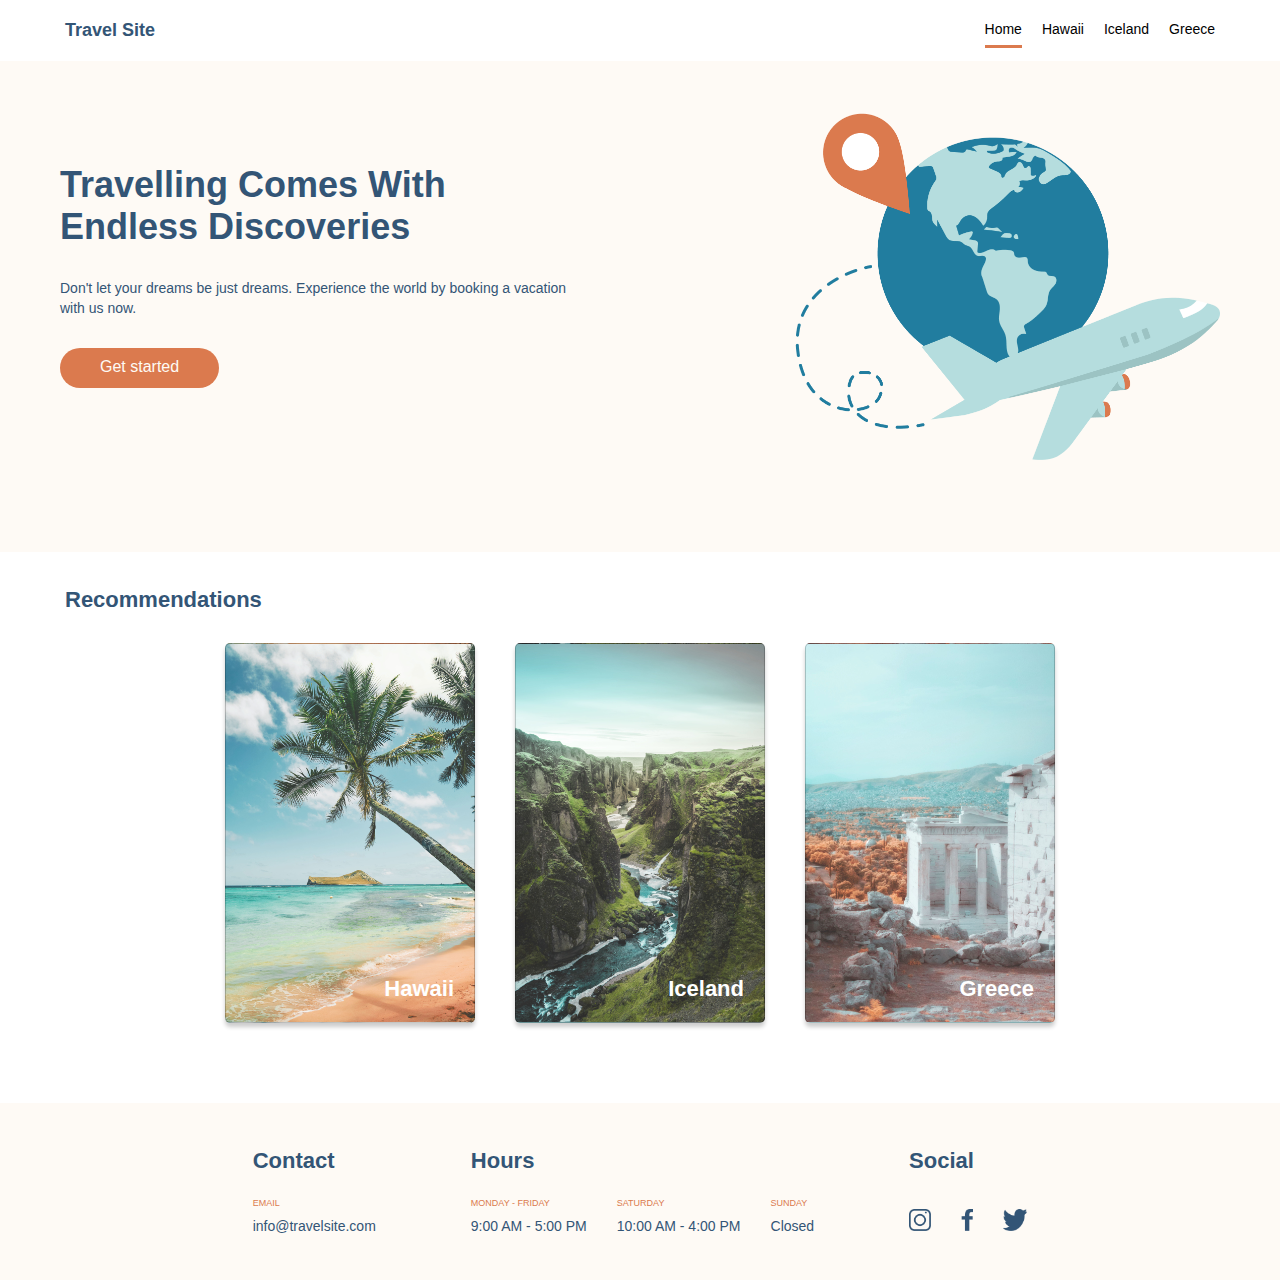
<file: index.html>
<!DOCTYPE html>
<html lang="en">
  <head>
    <link href="./css/global.css" rel="stylesheet" />
    <link href="./css/main.css" rel="stylesheet" />
    <meta charset="UTF-8" />
    <meta content="initial-scale=1.0, width=device-width" name="viewport" />
    <title>Home - Travel Site</title>
  </head>
  <body>
    <!-- Header -->
    <header class="header">
      <!-- Container -->
      <div class="container">
        <!-- Header > Nav -->
        <nav class="header__nav">
          <h1>
            <a class="header__logo" href="index.html">Travel Site</a>
          </h1>
          <ul class="header__nav-list">
            <li>
              <a
                class="header__nav-link header__nav-link--active"
                href="index.html"
                >Home</a
              >
            </li>
            <li>
              <a class="header__nav-link" href="pages/hawaii.html">Hawaii</a>
            </li>
            <li>
              <a class="header__nav-link" href="pages/iceland.html">Iceland</a>
            </li>
            <li>
              <a class="header__nav-link" href="pages/greece.html">Greece</a>
            </li>
          </ul>
        </nav>
      </div>
    </header>

    <!-- Main -->
    <main class="main">
      <!-- Main > Hero -->
      <section class="hero">
        <!-- Container -->
        <div class="container hero__container">
          <div class="hero__content">
            <h2 class="hero__heading">
              Travelling Comes With Endless Discoveries
            </h2>
            <p class="hero__text">
              Don't let your dreams be just dreams. Experience the world by
              booking a vacation with us now.
            </p>
            <a class="hero__button" href="pages/get-started.html">
              Get started</a
            >
          </div>
        </div>
      </section>

      <!-- Main > Recommendations -->
      <section class="recommendations">
        <div class="container">
          <h2 class="recommendations__heading">Recommendations</h2>
          <ul class="recommendations__cards">
            <li>
              <a
                class="recommendations__card recommendations__card--hawaii"
                href="pages/hawaii.html"
                >Hawaii</a
              >
            </li>
            <li>
              <a
                class="recommendations__card recommendations__card--iceland"
                href="pages/iceland.html"
                >Iceland</a
              >
            </li>
            <li>
              <a
                class="recommendations__card recommendations__card--greece"
                href="pages/greece.html"
                >Greece</a
              >
            </li>
          </ul>
        </div>
      </section>
    </main>

    <!-- Footer -->
    <footer class="footer">
      <div class="container">
        <div class="footer__row">
          <!-- Footer > Contact -->
          <div class="footer__column">
            <h2 class="footer__heading">Contact</h2>
            <h3 class="footer__subheading">Email</h3>
            <a class="footer__text" href="mailto:info@travelsite.com"
              >info@travelsite.com</a
            >
          </div>
          <!-- Footer > Hours -->
          <div class="footer__column">
            <h2 class="footer__heading">Hours</h2>
            <div class="footer__text-row">
              <div>
                <h3 class="footer__subheading">Monday - Friday</h3>
                <p class="footer__text">9:00 AM - 5:00 PM</p>
              </div>
              <div>
                <h3 class="footer__subheading">Saturday</h3>
                <p class="footer__text">10:00 AM - 4:00 PM</p>
              </div>
              <div>
                <h3 class="footer__subheading">Sunday</h3>
                <p class="footer__text">Closed</p>
              </div>
            </div>
          </div>
          <!-- Footer > Social -->
          <div class="footer__column footer__column--social">
            <h2 class="footer__heading">Social</h2>
            <ul class="footer__icons">
              <li>
                <a href="https://www.instagram.com" target="_blank"
                  ><img
                    alt="Instagram icon"
                    class="footer__icon"
                    src="./assets/icons/icon-instagram.png"
                /></a>
              </li>
              <li>
                <a href="https://www.facebook.com" target="_blank"
                  ><img
                    alt="Facebook icon"
                    class="footer__icon"
                    src="./assets/icons/icon-facebook.png"
                /></a>
              </li>
              <li>
                <a href="https://www.twitter.com" target="_blank"
                  ><img
                    alt="Twitter icon"
                    class="footer__icon"
                    src="./assets/icons/icon-twitter.png"
                /></a>
              </li>
            </ul>
          </div>
        </div>
      </div>
    </footer>
  </body>
</html>
</file>
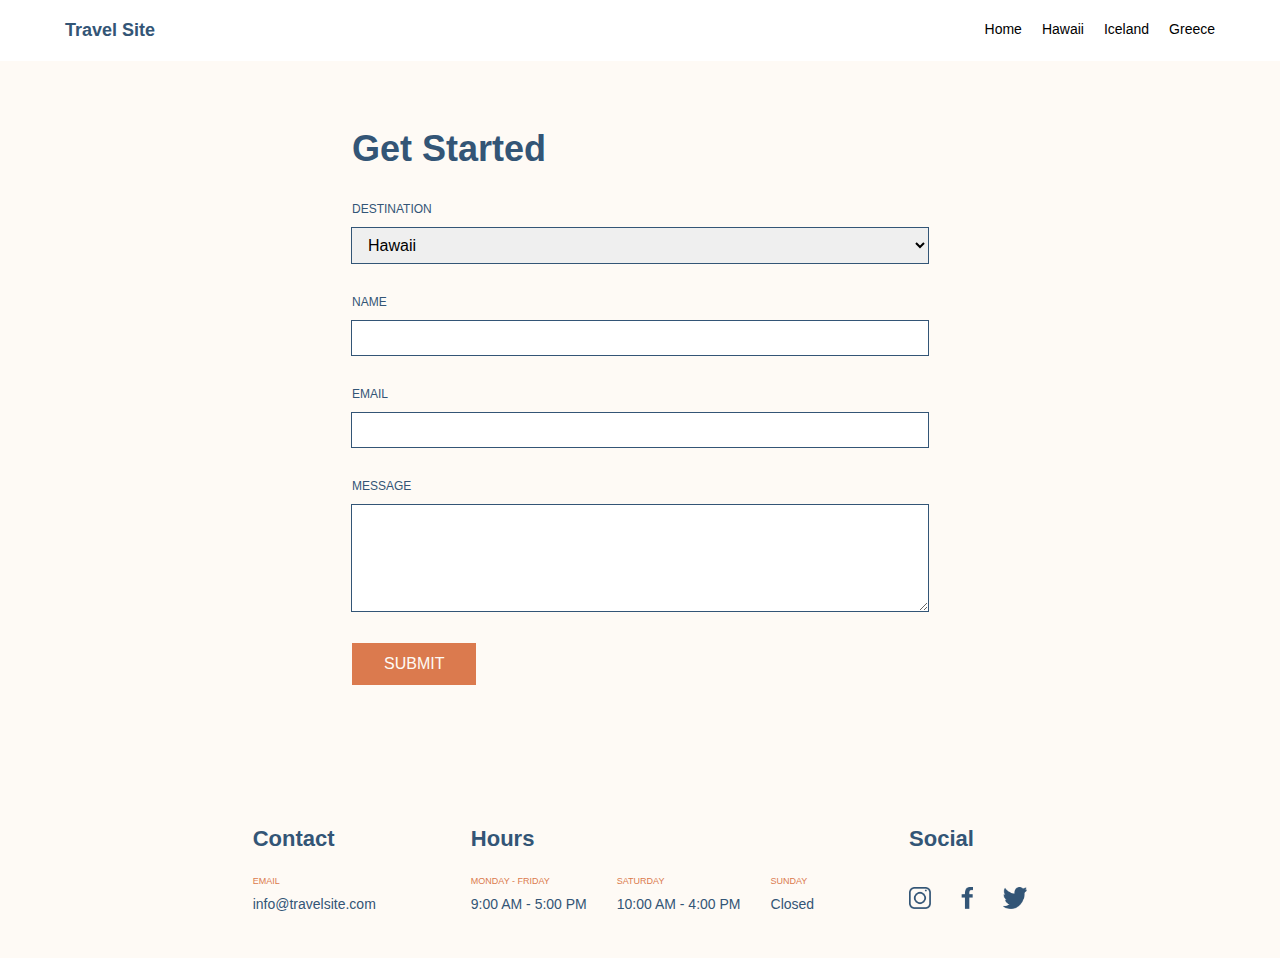
<file: pages/get-started.html>
<!DOCTYPE html>
<html lang="en">
  <head>
    <link href="../css/get-started.css" rel="stylesheet" />
    <link href="../css/global.css" rel="stylesheet" />
    <meta charset="UTF-8" />
    <meta content="initial-scale=1.0, width=device-width" name="viewport" />
    <title>Get Started - Travel Site</title>
  </head>
  <body>
    <!-- Header -->
    <header class="header">
      <!-- Container -->
      <div class="container">
        <!-- Header > Nav -->
        <nav class="header__nav">
          <h1>
            <a class="header__logo" href="../index.html">Travel Site</a>
          </h1>
          <ul class="header__nav-list">
            <li>
              <a class="header__nav-link" href="../index.html">Home</a>
            </li>
            <li>
              <a class="header__nav-link" href="hawaii.html">Hawaii</a>
            </li>
            <li><a class="header__nav-link" href="iceland.html">Iceland</a></li>
            <li><a class="header__nav-link" href="greece.html">Greece</a></li>
          </ul>
        </nav>
      </div>
    </header>

    <!-- Main -->
    <main>
      <div class="container">
        <div class="form">
          <h2 class="form__heading">Get Started</h2>
          <label class="form__label" for="destination">Destination</label>
          <select class="form__select" id="destination">
            <option value="hawaii">Hawaii</option>
            <option value="iceland">Iceland</option>
            <option value="greece">Greece</option>
          </select>
          <label class="form__label" for="name">Name</label>
          <input autocomplete="off" class="form__input" id="name" type="text" />
          <label class="form__label" for="email">Email</label>
          <input
            autocomplete="off"
            class="form__input"
            id="email"
            type="email"
          />
          <label class="form__label" for="message">Message</label>
          <textarea class="form__textarea" id="message" rows="5"></textarea>
          <button class="form__button">Submit</button>
        </div>
      </div>
    </main>

    <!-- Footer -->
    <footer class="footer">
      <div class="container">
        <div class="footer__row">
          <!-- Footer > Contact -->
          <div class="footer__column">
            <h2 class="footer__heading">Contact</h2>
            <h3 class="footer__subheading">Email</h3>
            <a class="footer__text" href="mailto:info@travelsite.com"
              >info@travelsite.com</a
            >
          </div>
          <!-- Footer > Hours -->
          <div class="footer__column">
            <h2 class="footer__heading">Hours</h2>
            <div class="footer__text-row">
              <div>
                <h3 class="footer__subheading">Monday - Friday</h3>
                <p class="footer__text">9:00 AM - 5:00 PM</p>
              </div>
              <div>
                <h3 class="footer__subheading">Saturday</h3>
                <p class="footer__text">10:00 AM - 4:00 PM</p>
              </div>
              <div>
                <h3 class="footer__subheading">Sunday</h3>
                <p class="footer__text">Closed</p>
              </div>
            </div>
          </div>
          <!-- Footer > Social -->
          <div class="footer__column footer__column--social">
            <h2 class="footer__heading">Social</h2>
            <ul class="footer__icons">
              <li>
                <a href="https://www.instagram.com" target="_blank"
                  ><img
                    alt="Instagram icon"
                    class="footer__icon"
                    src="../assets/icons/icon-instagram.png"
                /></a>
              </li>
              <li>
                <a href="https://www.facebook.com" target="_blank"
                  ><img
                    alt="Facebook icon"
                    class="footer__icon"
                    src="../assets/icons/icon-facebook.png"
                /></a>
              </li>
              <li>
                <a href="https://www.twitter.com" target="_blank"
                  ><img
                    alt="Twitter icon"
                    class="footer__icon"
                    src="../assets/icons/icon-twitter.png"
                /></a>
              </li>
            </ul>
          </div>
        </div>
      </div>
    </footer>
  </body>
</html>
</file>
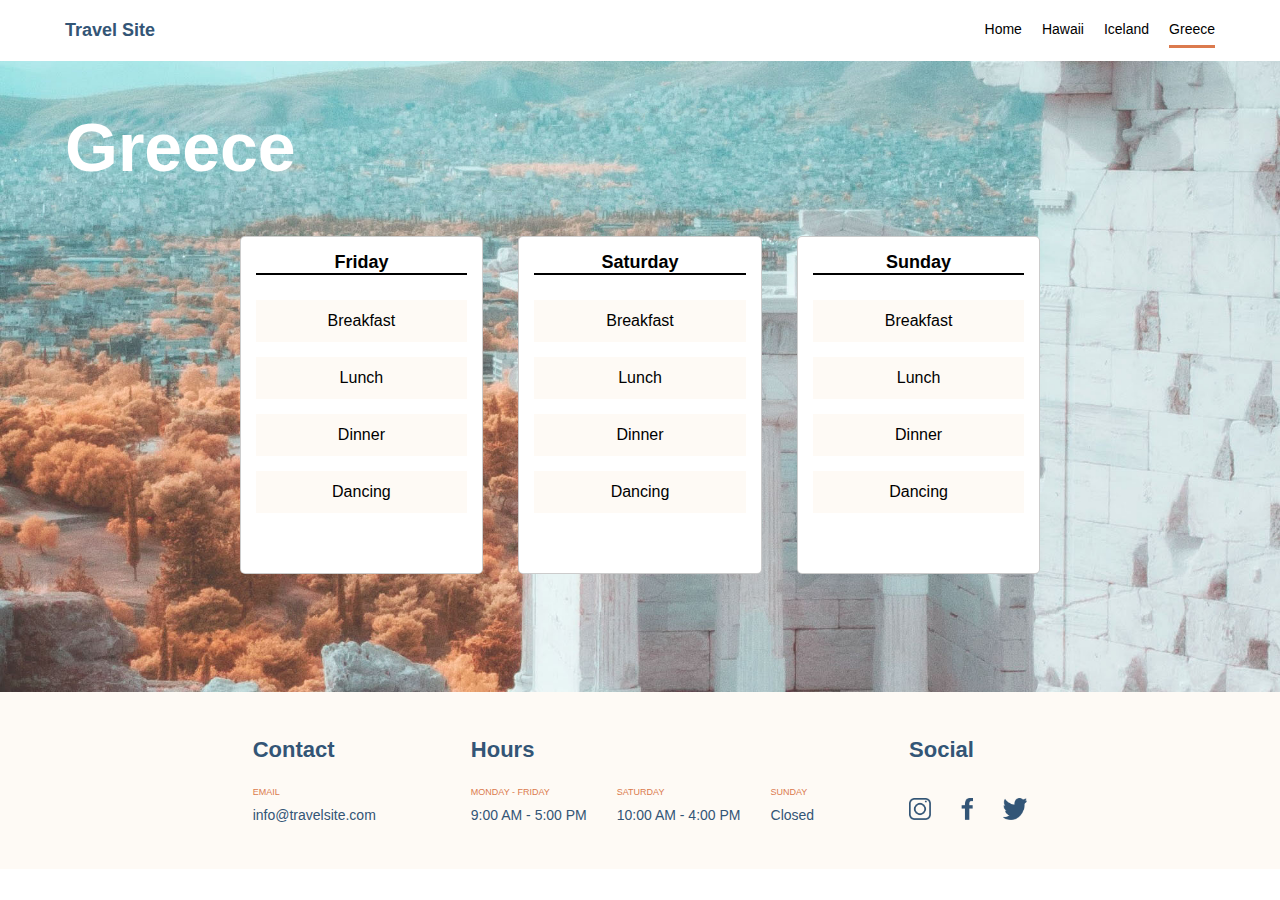
<file: pages/greece.html>
<!DOCTYPE html>
<html lang="en">
  <head>
    <link href="../css/destinations.css" rel="stylesheet" />
    <link href="../css/global.css" rel="stylesheet" />
    <meta charset="UTF-8" />
    <meta content="initial-scale=1.0, width=device-width" name="viewport" />
    <title>Greece - Travel Site</title>
  </head>
  <body>
    <!-- Header -->
    <header class="header">
      <!-- Container -->
      <div class="container">
        <!-- Header > Nav -->
        <nav class="header__nav">
          <h1>
            <a class="header__logo" href="../index.html">Travel Site</a>
          </h1>
          <ul class="header__nav-list">
            <li>
              <a class="header__nav-link" href="../index.html">Home</a>
            </li>
            <li>
              <a class="header__nav-link" href="hawaii.html">Hawaii</a>
            </li>
            <li>
              <a class="header__nav-link" href="iceland.html">Iceland</a>
            </li>
            <li>
              <a
                class="header__nav-link header__nav-link--active"
                href="greece.html"
                >Greece</a
              >
            </li>
          </ul>
        </nav>
      </div>
    </header>

    <!-- Main -->
    <main class="main">
      <!-- Main > Destination -->
      <section class="destination destination--greece">
        <div class="container">
          <h2 class="destination__heading">Greece</h2>
          <!-- Main > Destinations > Itinerary  -->
          <ol class="destination__itinerary">
            <li class="destination__card">
              <span class="destination__day">Friday</span>
              <ul class="destination__activities">
                <li class="destination__activity">Breakfast</li>
                <li class="destination__activity">Lunch</li>
                <li class="destination__activity">Dinner</li>
                <li class="destination__activity">Dancing</li>
              </ul>
            </li>
            <li class="destination__card">
              <span class="destination__day">Saturday</span>
              <ul class="destination__activities">
                <li class="destination__activity">Breakfast</li>
                <li class="destination__activity">Lunch</li>
                <li class="destination__activity">Dinner</li>
                <li class="destination__activity">Dancing</li>
              </ul>
            </li>
            <li class="destination__card">
              <span class="destination__day">Sunday</span>
              <ul class="destination__activities">
                <li class="destination__activity">Breakfast</li>
                <li class="destination__activity">Lunch</li>
                <li class="destination__activity">Dinner</li>
                <li class="destination__activity">Dancing</li>
              </ul>
            </li>
          </ol>
        </div>
      </section>
    </main>

    <!-- Footer -->
    <footer class="footer">
      <div class="container">
        <div class="footer__row">
          <!-- Footer > Contact -->
          <div class="footer__column">
            <h2 class="footer__heading">Contact</h2>
            <h3 class="footer__subheading">Email</h3>
            <a class="footer__text" href="mailto:info@travelsite.com"
              >info@travelsite.com</a
            >
          </div>
          <!-- Footer > Hours -->
          <div class="footer__column">
            <h2 class="footer__heading">Hours</h2>
            <div class="footer__text-row">
              <div>
                <h3 class="footer__subheading">Monday - Friday</h3>
                <p class="footer__text">9:00 AM - 5:00 PM</p>
              </div>
              <div>
                <h3 class="footer__subheading">Saturday</h3>
                <p class="footer__text">10:00 AM - 4:00 PM</p>
              </div>
              <div>
                <h3 class="footer__subheading">Sunday</h3>
                <p class="footer__text">Closed</p>
              </div>
            </div>
          </div>
          <!-- Footer > Social -->
          <div class="footer__column footer__column--social">
            <h2 class="footer__heading">Social</h2>
            <ul class="footer__icons">
              <li>
                <a href="https://www.instagram.com" target="_blank"
                  ><img
                    alt="Instagram icon"
                    class="footer__icon"
                    src="../assets/icons/icon-instagram.png"
                /></a>
              </li>
              <li>
                <a href="https://www.facebook.com" target="_blank"
                  ><img
                    alt="Facebook icon"
                    class="footer__icon"
                    src="../assets/icons/icon-facebook.png"
                /></a>
              </li>
              <li>
                <a href="https://www.twitter.com" target="_blank"
                  ><img
                    alt="Twitter icon"
                    class="footer__icon"
                    src="../assets/icons/icon-twitter.png"
                /></a>
              </li>
            </ul>
          </div>
        </div>
      </div>
    </footer>
  </body>
</html>
</file>
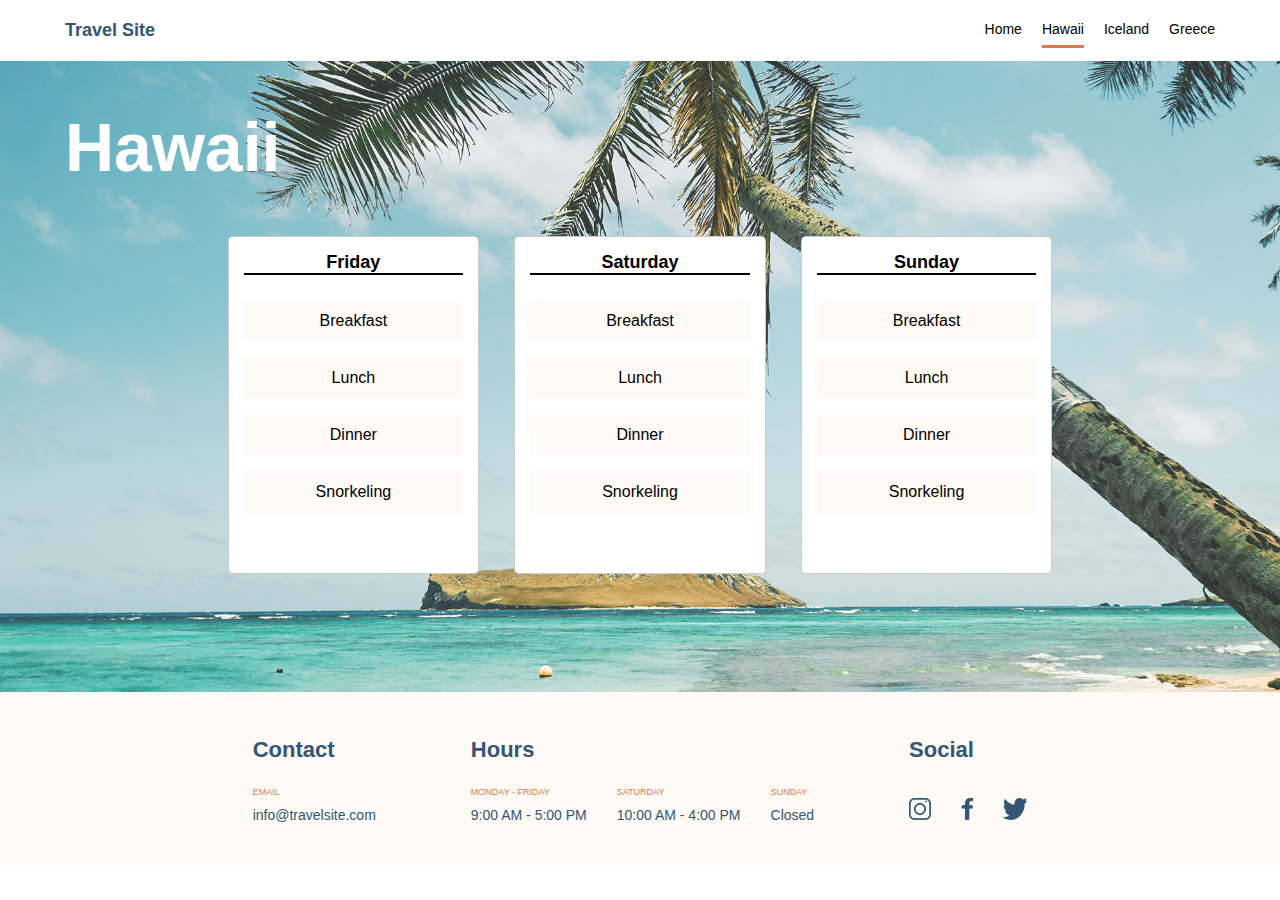
<file: pages/hawaii.html>
<!DOCTYPE html>
<html lang="en">
  <head>
    <link href="../css/destinations.css" rel="stylesheet" />
    <link href="../css/global.css" rel="stylesheet" />
    <meta charset="UTF-8" />
    <meta content="initial-scale=1.0, width=device-width" name="viewport" />
    <title>Hawaii - Travel Site</title>
  </head>
  <body>
    <!-- Header -->
    <header class="header">
      <!-- Container -->
      <div class="container">
        <!-- Header > Nav -->
        <nav class="header__nav">
          <h1>
            <a class="header__logo" href="../index.html">Travel Site</a>
          </h1>
          <ul class="header__nav-list">
            <li>
              <a class="header__nav-link" href="../index.html">Home</a>
            </li>
            <li>
              <a
                class="header__nav-link header__nav-link--active"
                href="pages/hawaii.html"
                >Hawaii</a
              >
            </li>
            <li><a class="header__nav-link" href="iceland.html">Iceland</a></li>
            <li><a class="header__nav-link" href="greece.html">Greece</a></li>
          </ul>
        </nav>
      </div>
    </header>

    <!-- Main -->
    <main class="main">
      <!-- Main > Destination -->
      <section class="destination destination--hawaii">
        <div class="container">
          <h2 class="destination__heading">Hawaii</h2>
          <!-- Main > Destinations > Itinerary  -->
          <ol class="destination__itinerary">
            <li class="destination__card">
              <span class="destination__day">Friday</span>
              <ul class="destination__activities">
                <li class="destination__activity">Breakfast</li>
                <li class="destination__activity">Lunch</li>
                <li class="destination__activity">Dinner</li>
                <li class="destination__activity">Snorkeling</li>
              </ul>
            </li>
            <li class="destination__card">
              <span class="destination__day">Saturday</span>
              <ul class="destination__activities">
                <li class="destination__activity">Breakfast</li>
                <li class="destination__activity">Lunch</li>
                <li class="destination__activity">Dinner</li>
                <li class="destination__activity">Snorkeling</li>
              </ul>
            </li>
            <li class="destination__card">
              <span class="destination__day">Sunday</span>
              <ul class="destination__activities">
                <li class="destination__activity">Breakfast</li>
                <li class="destination__activity">Lunch</li>
                <li class="destination__activity">Dinner</li>
                <li class="destination__activity">Snorkeling</li>
              </ul>
            </li>
          </ol>
        </div>
      </section>
    </main>

    <!-- Footer -->
    <footer class="footer">
      <div class="container">
        <div class="footer__row">
          <!-- Footer > Contact -->
          <div class="footer__column">
            <h2 class="footer__heading">Contact</h2>
            <h3 class="footer__subheading">Email</h3>
            <a class="footer__text" href="mailto:info@travelsite.com"
              >info@travelsite.com</a
            >
          </div>
          <!-- Footer > Hours -->
          <div class="footer__column">
            <h2 class="footer__heading">Hours</h2>
            <div class="footer__text-row">
              <div>
                <h3 class="footer__subheading">Monday - Friday</h3>
                <p class="footer__text">9:00 AM - 5:00 PM</p>
              </div>
              <div>
                <h3 class="footer__subheading">Saturday</h3>
                <p class="footer__text">10:00 AM - 4:00 PM</p>
              </div>
              <div>
                <h3 class="footer__subheading">Sunday</h3>
                <p class="footer__text">Closed</p>
              </div>
            </div>
          </div>
          <!-- Footer > Social -->
          <div class="footer__column footer__column--social">
            <h2 class="footer__heading">Social</h2>
            <ul class="footer__icons">
              <li>
                <a href="https://www.instagram.com" target="_blank"
                  ><img
                    alt="Instagram icon"
                    class="footer__icon"
                    src="../assets/icons/icon-instagram.png"
                /></a>
              </li>
              <li>
                <a href="https://www.facebook.com" target="_blank"
                  ><img
                    alt="Facebook icon"
                    class="footer__icon"
                    src="../assets/icons/icon-facebook.png"
                /></a>
              </li>
              <li>
                <a href="https://www.twitter.com" target="_blank"
                  ><img
                    alt="Twitter icon"
                    class="footer__icon"
                    src="../assets/icons/icon-twitter.png"
                /></a>
              </li>
            </ul>
          </div>
        </div>
      </div>
    </footer>
  </body>
</html>
</file>
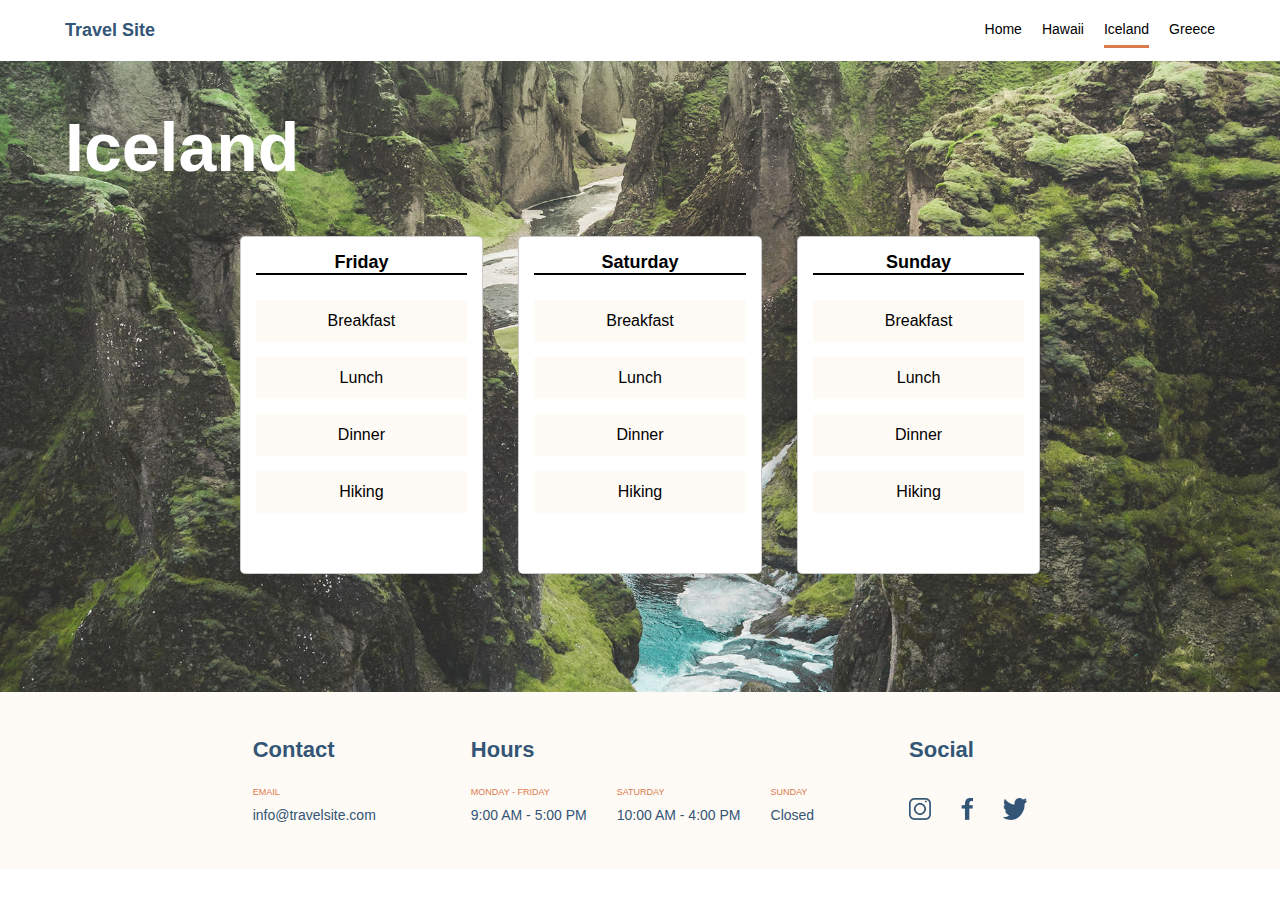
<file: pages/iceland.html>
<!DOCTYPE html>
<html lang="en">
  <head>
    <link href="../css/destinations.css" rel="stylesheet" />
    <link href="../css/global.css" rel="stylesheet" />
    <meta charset="UTF-8" />
    <meta content="initial-scale=1.0, width=device-width" name="viewport" />
    <title>Iceland - Travel Site</title>
  </head>
  <body>
    <!-- Header -->
    <header class="header">
      <!-- Container -->
      <div class="container">
        <!-- Header > Nav -->
        <nav class="header__nav">
          <h1>
            <a class="header__logo" href="../index.html">Travel Site</a>
          </h1>
          <ul class="header__nav-list">
            <li>
              <a class="header__nav-link" href="../index.html">Home</a>
            </li>
            <li>
              <a class="header__nav-link" href="hawaii.html">Hawaii</a>
            </li>
            <li>
              <a
                class="header__nav-link header__nav-link--active"
                href="iceland.html"
                >Iceland</a
              >
            </li>
            <li><a class="header__nav-link" href="greece.html">Greece</a></li>
          </ul>
        </nav>
      </div>
    </header>

    <!-- Main -->
    <main class="main">
      <!-- Main > Destination -->
      <section class="destination destination--iceland">
        <div class="container">
          <h2 class="destination__heading">Iceland</h2>
          <!-- Main > Destinations > Itinerary  -->
          <ol class="destination__itinerary">
            <li class="destination__card">
              <span class="destination__day">Friday</span>
              <ul class="destination__activities">
                <li class="destination__activity">Breakfast</li>
                <li class="destination__activity">Lunch</li>
                <li class="destination__activity">Dinner</li>
                <li class="destination__activity">Hiking</li>
              </ul>
            </li>
            <li class="destination__card">
              <span class="destination__day">Saturday</span>
              <ul class="destination__activities">
                <li class="destination__activity">Breakfast</li>
                <li class="destination__activity">Lunch</li>
                <li class="destination__activity">Dinner</li>
                <li class="destination__activity">Hiking</li>
              </ul>
            </li>
            <li class="destination__card">
              <span class="destination__day">Sunday</span>
              <ul class="destination__activities">
                <li class="destination__activity">Breakfast</li>
                <li class="destination__activity">Lunch</li>
                <li class="destination__activity">Dinner</li>
                <li class="destination__activity">Hiking</li>
              </ul>
            </li>
          </ol>
        </div>
      </section>
    </main>

    <!-- Footer -->
    <footer class="footer">
      <div class="container">
        <div class="footer__row">
          <!-- Footer > Contact -->
          <div class="footer__column">
            <h2 class="footer__heading">Contact</h2>
            <h3 class="footer__subheading">Email</h3>
            <a class="footer__text" href="mailto:info@travelsite.com"
              >info@travelsite.com</a
            >
          </div>
          <!-- Footer > Hours -->
          <div class="footer__column">
            <h2 class="footer__heading">Hours</h2>
            <div class="footer__text-row">
              <div>
                <h3 class="footer__subheading">Monday - Friday</h3>
                <p class="footer__text">9:00 AM - 5:00 PM</p>
              </div>
              <div>
                <h3 class="footer__subheading">Saturday</h3>
                <p class="footer__text">10:00 AM - 4:00 PM</p>
              </div>
              <div>
                <h3 class="footer__subheading">Sunday</h3>
                <p class="footer__text">Closed</p>
              </div>
            </div>
          </div>
          <!-- Footer > Social -->
          <div class="footer__column footer__column--social">
            <h2 class="footer__heading">Social</h2>
            <ul class="footer__icons">
              <li>
                <a href="https://www.instagram.com" target="_blank"
                  ><img
                    alt="Instagram icon"
                    class="footer__icon"
                    src="../assets/icons/icon-instagram.png"
                /></a>
              </li>
              <li>
                <a href="https://www.facebook.com" target="_blank"
                  ><img
                    alt="Facebook icon"
                    class="footer__icon"
                    src="../assets/icons/icon-facebook.png"
                /></a>
              </li>
              <li>
                <a href="https://www.twitter.com" target="_blank"
                  ><img
                    alt="Twitter icon"
                    class="footer__icon"
                    src="../assets/icons/icon-twitter.png"
                /></a>
              </li>
            </ul>
          </div>
        </div>
      </div>
    </footer>
  </body>
</html>
</file>
<file: css/main.css>
/* Hero */
.hero {
  background-color: #fefaf5;
  color: #335576;
}
.hero__button {
  background-color: #db7a4e;
  border-radius: 1.25rem;
  color: #fefaf5;
  display: inline-block;
  padding: 0.625rem 2.5rem 0.75rem;
  transition: 200ms;
}
.hero__button:hover {
  background-color: #fefaf5;
  color: #db7a4e;
  outline: #db7a4e 0.125rem solid;
}
.hero__button, .hero__text {
  margin-top: 1.875rem;
}
.hero__container {
  background-image: url("../assets/images/hero.png");
  background-position: right 1.25rem top 6.5625rem;
  background-repeat: no-repeat;
  background-size: 26.5625rem 22.25rem;
  padding: 10.25rem 1.25rem;
}
@media (max-width: 427px) {
  .hero__container {
    padding-bottom: 8rem;
    padding-top: 12rem;
  }
}
@media (max-width: 799px) {
  .hero__container {
    background-image: none;
  }
}
.hero__content {
  width: 45%;
}
@media (max-width: 799px) {
  .hero__content {
    width: 100%;
  }
}
.hero__heading {
  font-size: 2.25rem;
  font-weight: bold;
}
.hero__text {
  font-size: 0.875rem;
  line-height: 1.25rem;
}

/* Recommendations */
.recommendations {
  padding: 2.1875rem 0 5rem 0;
}
.recommendations__card {
  align-items: end;
  background-position: center;
  background-size: cover;
  border: 0.0625rem rgba(0, 0, 0, 0.2) solid;
  border-radius: 0.3125rem;
  box-shadow: 0 0.25rem 0.25rem rgba(0, 0, 0, 0.2);
  color: #ffffff;
  justify-content: end;
  height: 23.75rem;
  padding: 1.25rem;
  transition: 200ms;
  width: 15.625rem;
}
.recommendations__card--greece {
  background-image: url("../assets/images/greece.jpg");
}
.recommendations__card--hawaii {
  background-image: url("../assets/images/hawaii.jpg");
}
.recommendations__card--iceland {
  background-image: url("../assets/images/iceland.jpg");
}
.recommendations__card:hover {
  scale: 110%;
}
@media (max-width: 899px) {
  .recommendations__card {
    width: 100%;
  }
  .recommendations__card:hover {
    scale: 100%;
  }
}
.recommendations__card, .recommendations__cards {
  display: flex;
}
.recommendations__card, .recommendations__heading {
  font-size: 1.375rem;
  font-weight: bold;
}
.recommendations__cards {
  gap: 2.5rem;
  justify-content: center;
  list-style-type: none;
  margin-top: 1.875rem;
}
@media (max-width: 899px) {
  .recommendations__cards {
    flex-direction: column;
  }
}
.recommendations__heading {
  color: #335576;
}
</file>
<file: css/get-started.css>
main {
  background-color: #fefaf5;
}

/* Form */
.form {
  margin: auto;
  max-width: 36rem;
  padding: 8rem 0 6rem;
}
@media (max-width: 899px) {
  .form {
    padding: 10rem 0 4rem;
  }
}
.form__button {
  background-color: #db7a4e;
  border: 0;
  color: #fefaf5;
  cursor: pointer;
  margin-top: 2rem;
  padding: 0.75rem 2rem;
  text-transform: uppercase;
  transition: 200ms;
}
.form__button:hover {
  background-color: #fefaf5;
  color: #db7a4e;
  outline: #db7a4e 2px solid;
}
.form__button, .form__input, .form__label, .form__select, .form__textarea {
  display: block;
}
.form__heading {
  color: #335576;
  font-size: 2.25rem;
  font-weight: bold;
}
.form__input, .form__select, .form__textarea {
  border: 0;
  outline: #335576 0.0625rem solid;
  padding: 0.5rem 0.75rem;
  width: 100%;
}
.form__input:focus, .form__select:focus, .form__textarea:focus {
  outline: #335576 0.125rem solid;
}
.form__label {
  color: #335576;
  font-size: 0.75rem;
  margin: 2rem 0 0.75rem;
  text-transform: uppercase;
}
</file>
<file: css/destinations.css>
/* Destination */
.destination {
  background-position: center;
  background-size: cover;
  padding: 6.75rem 0 7.375rem 0;
}
@media (max-width: 899px) {
  .destination {
    padding-top: 10rem;
  }
}
.destination--greece {
  background-image: url("../assets/images/greece.jpg");
}
.destination--hawaii {
  background-image: url("../assets/images/hawaii.jpg");
}
.destination--iceland {
  background-image: url("../assets/images/iceland.jpg");
}
.destination__activity {
  background-color: #fefaf5;
  margin-top: 0.9375rem;
  padding: 0.75rem 4.5rem;
}
.destination__activities {
  margin-top: 1.5625rem;
}
.destination__card {
  background-color: #ffffff;
  border: 0.0625rem rgba(0, 0, 0, 0.2) solid;
  border-radius: 0.3125rem;
  padding: 0.9375rem 0.9375rem 3.75rem;
  text-align: center;
}
.destination__day {
  border-bottom: #000000 2px solid;
  display: block;
  font-size: 1.125rem;
  font-weight: bold;
}
.destination__itinerary {
  display: flex;
  gap: 2.1875rem;
  justify-content: center;
}
@media (max-width: 899px) {
  .destination__itinerary {
    flex-direction: column;
  }
}
.destination__heading {
  color: #ffffff;
  font-size: 4.25rem;
  font-weight: bold;
}
.destination__itinerary {
  margin-top: 3.125rem;
}
</file>
<file: css/global.css>
/* Main Fade In Animation */
@keyframes fadeIn {
  from {
    opacity: 0%;
    transform: translateY(-2rem);
  }
  to {
    opacity: 100%;
    transform: translateY(0);
  }
}
/* Globals and Resets */
* {
  box-sizing: border-box;
  font-size: 1rem;
  font-weight: normal;
  margin: 0;
  padding: 0;
}

a {
  color: #000000;
  text-decoration: none;
}

body {
  font-family: Verdana, Geneva, Tahoma, sans-serif;
}

main {
  animation: 1s fadeIn;
}

ol,
ul {
  list-style-type: none;
}

/* Container */
.container {
  max-width: 75rem;
  margin: auto;
  padding: 0 1.5625rem;
}

/* Header */
.header {
  background-color: #ffffff;
  padding: 1.25rem 0;
  position: fixed;
  width: 100%;
  z-index: 1;
}
.header__logo {
  color: #335576;
  font-size: 1.125rem;
  font-weight: bold;
}
.header__logo:hover {
  opacity: 75%;
}
.header__logo, .header__nav-link {
  transition: 200ms;
}
.header__nav, .header__nav-list {
  display: flex;
}
.header__nav {
  justify-content: space-between;
}
@media (max-width: 427px) {
  .header__nav {
    flex-direction: column;
    gap: 1rem;
  }
}
.header__nav-link {
  font-size: 0.875rem;
  padding-bottom: 0.5rem;
}
.header__nav-link:hover {
  color: #db7a4e;
}
.header__nav-link--active {
  border-bottom: #db7a4e 0.1875rem solid;
}
.header__nav-list {
  gap: 1.25rem;
  list-style-type: none;
}

/* Footer */
.footer {
  background-color: #fefaf5;
  padding: 2.8125rem 0;
}
.footer__column--social {
  flex-direction: column;
}
.footer__column--social, .footer__icons {
  justify-content: space-between;
}
.footer__column--social, .footer__icons, .footer__row, .footer__text-row {
  display: flex;
}
.footer__heading {
  color: #335576;
  font-size: 1.375rem;
  font-weight: bold;
}
.footer__icon {
  height: 1.375rem;
}
.footer__icons {
  gap: 1.875rem;
}
@media (max-width: 899px) {
  .footer__icons {
    justify-content: start;
    margin-top: 1.5rem;
  }
}
.footer__row {
  gap: 5.9375rem;
  justify-content: center;
}
@media (max-width: 899px) {
  .footer__row {
    flex-direction: column;
  }
}
@media (max-width: 799px) {
  .footer__row {
    gap: 3rem;
  }
}
.footer__subheading {
  color: #db7a4e;
  font-size: 0.5625rem;
  margin-top: 1.5rem;
  text-transform: uppercase;
}
.footer__text {
  color: #335576;
  display: inline-block;
  font-size: 0.875rem;
  margin-top: 0.625rem;
}
.footer__text-row {
  gap: 1.875rem;
}
@media (max-width: 499px) {
  .footer__text-row {
    flex-direction: column;
    gap: 0;
  }
}
@media (max-width: 427px) {
  .footer__text-row {
    gap: 0;
  }
}
</file>
